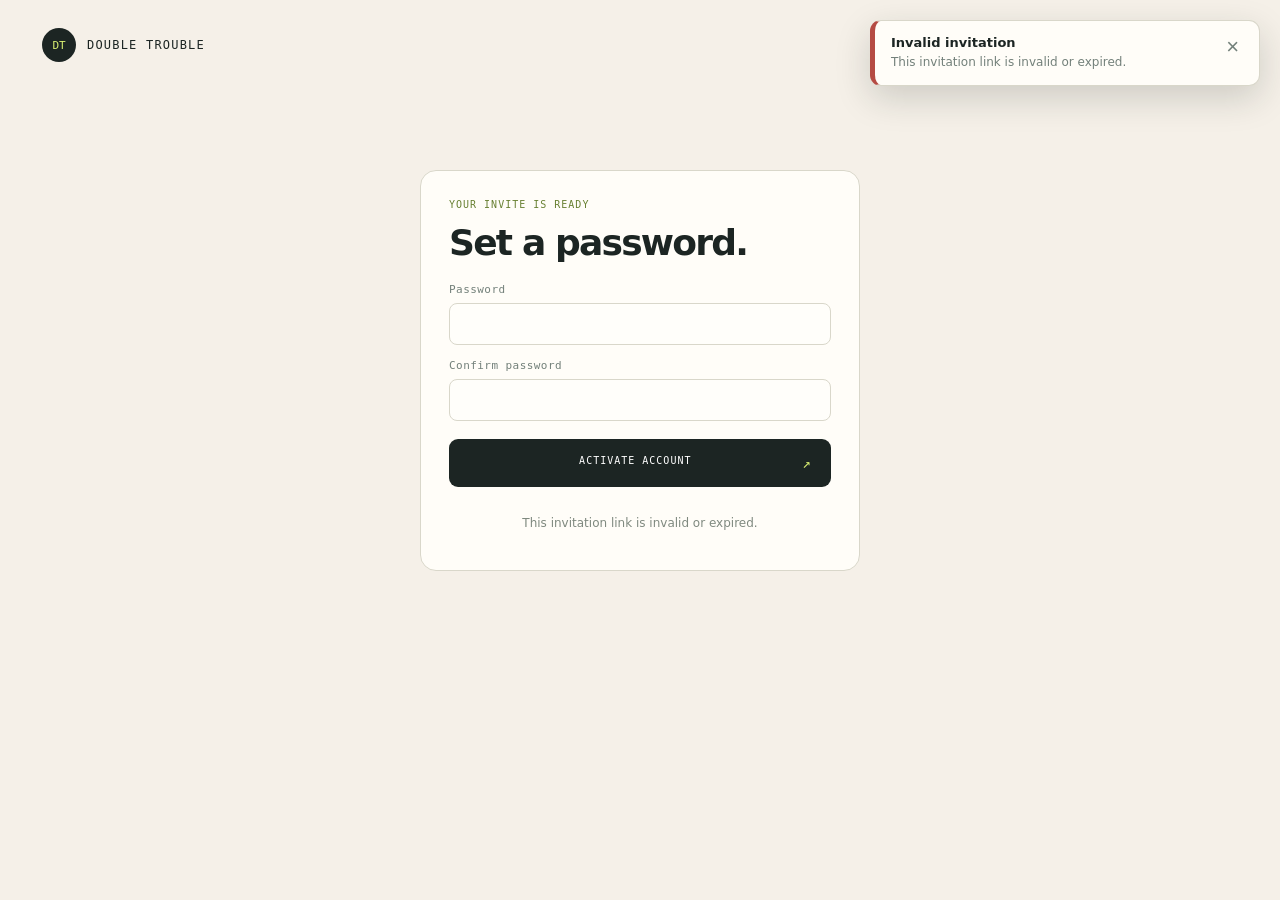
<file: static/accept.html>
<!doctype html>
<html lang="en"><head><meta charset="utf-8"><meta name="viewport" content="width=device-width, initial-scale=1"><meta name="referrer" content="no-referrer"><title>Accept invitation - Double Trouble</title><link rel="stylesheet" href="/static/style.css"><script defer src="/static/notifications.js"></script><script defer src="/static/accept.js"></script></head>
<body><main class="shell"><header class="topbar"><a class="brand" href="/"><span class="brand-mark">DT</span> DOUBLE TROUBLE</a></header><section class="auth-card"><p class="eyebrow">YOUR INVITE IS READY</p><h2>Set a password.</h2><form id="accept-form" class="auth-form"><label>Password<input name="password" type="password" minlength="12" autocomplete="new-password" required></label><label>Confirm password<input name="confirm" type="password" minlength="12" autocomplete="new-password" required></label><button class="primary">ACTIVATE ACCOUNT <span>↗</span></button></form><p id="accept-status" class="status" aria-live="polite">Use at least 12 characters.</p></section></main></body></html>
</file>
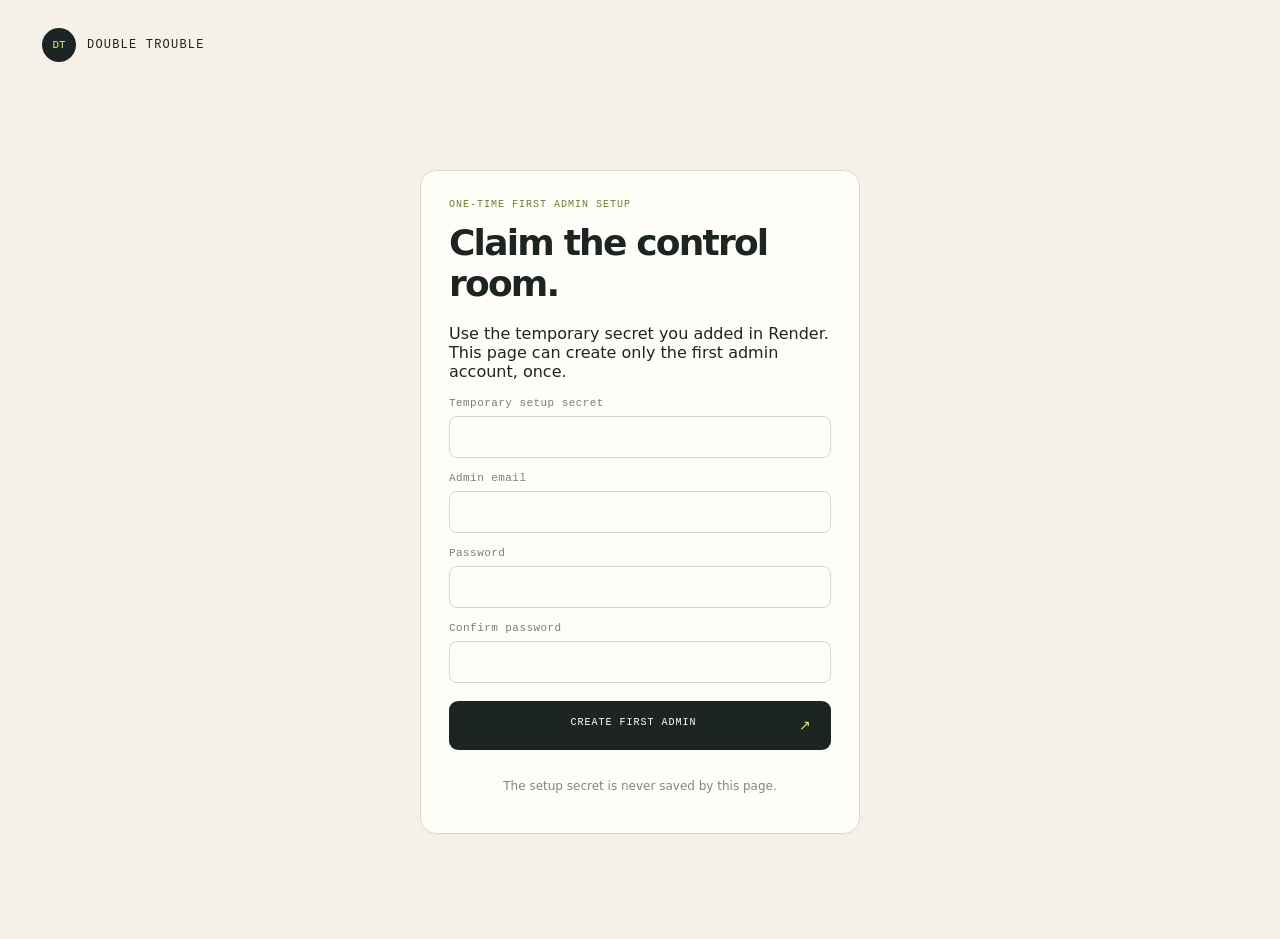
<file: static/setup-admin.html>
<!doctype html>
<html lang="en"><head><meta charset="utf-8"><meta name="viewport" content="width=device-width, initial-scale=1"><meta name="referrer" content="no-referrer"><title>Initial setup - Double Trouble</title><link rel="stylesheet" href="/static/style.css"><script defer src="/static/notifications.js"></script><script defer src="/static/setup-admin.js"></script></head>
<body><main class="shell"><header class="topbar"><a class="brand" href="/"><span class="brand-mark">DT</span> DOUBLE TROUBLE</a></header><section class="auth-card"><p class="eyebrow">ONE-TIME FIRST ADMIN SETUP</p><h2>Claim the control room.</h2><p class="setup-copy">Use the temporary secret you added in Render. This page can create only the first admin account, once.</p><form id="setup-form" class="auth-form"><label>Temporary setup secret<input name="secret" type="password" autocomplete="off" minlength="32" required></label><label>Admin email<input name="email" type="email" autocomplete="username" required></label><label>Password<input name="password" type="password" autocomplete="new-password" minlength="12" required></label><label>Confirm password<input name="confirm" type="password" autocomplete="new-password" minlength="12" required></label><button class="primary">CREATE FIRST ADMIN <span>↗</span></button></form><p id="setup-status" class="status" aria-live="polite">The setup secret is never saved by this page.</p><a id="continue-link" class="wiki-link hidden" href="/">Continue to Double Trouble ↗</a></section></main></body></html>
</file>
<file: static/style.css>
:root{--ink:#1c2523;--muted:#73807a;--paper:#f5f0e8;--card:#fffdf8;--lime:#d9ef72;--line:#d9d7ca;--pink:#ff8f80;--mono:'SFMono-Regular',Consolas,monospace;--sans:Inter,ui-sans-serif,system-ui,sans-serif}*{box-sizing:border-box}body{margin:0;background:var(--paper);color:var(--ink);font-family:var(--sans)}.shell{max-width:1450px;margin:auto;padding:28px 42px 22px}.topbar,footer{display:flex;align-items:center;justify-content:space-between}.brand{display:flex;align-items:center;gap:11px;color:var(--ink);font:500 12px var(--mono);letter-spacing:.1em;text-decoration:none}.brand-mark{display:grid;place-items:center;width:34px;height:34px;background:var(--ink);color:var(--lime);border-radius:50%;font-size:11px;letter-spacing:0}.tiny-pill,.eyebrow,.tabs,.duel-heading,.round-label,footer{font:10px var(--mono);letter-spacing:.1em}.tiny-pill{border:1px solid var(--line);border-radius:100px;padding:9px 13px;color:var(--muted)}.hero{width:min(720px,100%);margin:52px auto 35px}.eyebrow{color:#688032;margin:0 0 12px}.hero h1{font-size:clamp(54px,8vw,88px);line-height:.91;letter-spacing:-.075em;margin:0;font-weight:600}.hero h1 em{font-family:'Playfair Display',serif;font-weight:600;letter-spacing:-.055em;color:#708b3c}.intro{color:#67726d;font-size:16px;line-height:1.6;max-width:500px;margin:24px 0 28px}.tabs{display:flex;gap:6px;border-bottom:1px solid var(--line)}.tab{border:0;background:none;padding:13px 16px;color:#8a9188;font:10px var(--mono);letter-spacing:.08em;cursor:pointer;border-bottom:2px solid transparent}.tab.active{color:var(--ink);border-color:var(--ink)}.panel{background:var(--card);border:1px solid var(--line);border-top:0;border-radius:0 0 16px 16px;padding:26px}.hidden{display:none}.drop-zone{min-height:190px;border:1.5px dashed #bfc5b2;border-radius:12px;display:flex;flex-direction:column;align-items:center;justify-content:center;gap:8px;cursor:pointer;color:var(--muted);text-align:center}.drop-zone.dragging{border-color:#708b3c;background:#f5f8e9}.drop-zone strong{color:var(--ink);font-size:15px}.drop-zone span:last-of-type{font-size:12px}.upload-icon{display:grid;place-items:center;width:38px;height:38px;background:#eff3de;border-radius:50%;color:#667b32;font-size:22px}input[type=file]{position:absolute;width:1px;height:1px;opacity:0}.primary{width:100%;margin-top:13px;padding:16px 19px;background:var(--ink);border:0;border-radius:9px;color:white;font:10px var(--mono);letter-spacing:.1em;cursor:pointer}.primary:disabled{opacity:.45;cursor:not-allowed}.primary span{float:right;color:var(--lime);font-size:14px}.privacy-note{font-size:11px;line-height:1.5;color:#8b9188;text-align:center;margin:12px auto 0;max-width:490px}.status{text-align:center;color:#7f897f;font-size:12px;padding:17px 0 0}.results{display:grid;grid-template-columns:repeat(3,1fr);gap:12px;margin-top:16px}.result-card{border:1px solid var(--line);border-radius:10px;padding:13px}.result-card img{width:100%;aspect-ratio:1;object-fit:cover;border-radius:6px;background:#ece9df}.result-card b{display:block;margin-top:10px}.result-card small{color:var(--muted)}.duel-heading{display:flex;align-items:center;gap:8px;color:#68736c}.live-dot{width:7px;height:7px;border-radius:50%;background:#a8ca38}.round-label{margin-left:auto;color:#9b9d94;font-size:9px}.duel-card{display:grid;grid-template-columns:1fr 50px 1fr;align-items:center;gap:12px;margin:18px 0}.duel-choice{border:0;padding:0;background:transparent;cursor:pointer;color:inherit;text-align:left;width:100%}.duel-choice:hover .duel-placeholder{border-color:#8da64b}.duel-placeholder img{width:100%;height:145px;object-fit:cover;border-radius:10px 10px 0 0}.duel-placeholder{height:220px;border:1px solid var(--line);border-radius:12px;background:#faf8f1;display:flex;flex-direction:column;justify-content:center;align-items:center;gap:8px}.duel-placeholder span{font-size:30px}.duel-placeholder small{color:var(--muted)}.vs{text-align:center;font:italic 16px 'Playfair Display',serif;color:#a2a398}.rankings{list-style:none;padding:0;margin:10px 0}.rankings li{display:grid;grid-template-columns:105px minmax(0,1fr) auto;align-items:center;border-top:1px solid var(--line);padding:12px 4px;font-size:13px}.rankings .rank-number{font:9px var(--mono);letter-spacing:.06em;color:var(--muted)}.rankings .score{font:11px var(--mono);color:#75863c}footer{font-size:9px;color:#91968d;padding-top:22px;border-top:1px solid var(--line)}@media(max-width:640px){.shell{padding:18px}.hero{margin-top:48px}.hero h1{font-size:58px}.panel{padding:16px}.tiny-pill{font-size:8px;padding:8px}.results{grid-template-columns:repeat(2,1fr)}.duel-card{grid-template-columns:1fr 30px 1fr;gap:5px}.duel-placeholder{height:150px}.duel-placeholder img{height:85px}.duel-placeholder small{font-size:10px}.round-label{display:none}footer{font-size:8px}}
.account-bar{display:flex;align-items:center;gap:8px}.account-bar a{text-decoration:none}.account-bar button{background:transparent;cursor:pointer}.auth-card{width:min(440px,calc(100% - 36px));margin:12vh auto 80px;padding:28px;background:var(--card);border:1px solid var(--line);border-radius:16px}.auth-card h2{font-size:36px;letter-spacing:-.05em;margin:0 0 20px}.auth-form{display:grid;gap:14px}.auth-form label,.invite-form label{display:grid;gap:7px;color:var(--muted);font:11px var(--mono);letter-spacing:.04em}.auth-form input,.invite-form input,.invite-form select,.invite-result input{width:100%;padding:12px;border:1px solid var(--line);border-radius:8px;background:#fffefa;color:var(--ink);font:14px var(--sans)}.auth-form .primary{margin-top:4px}.admin-main{max-width:1100px;margin:50px auto}.admin-main>h1{font-size:clamp(50px,7vw,76px);letter-spacing:-.07em;margin:0 0 20px}.admin-section{margin:22px 0;padding:22px;background:var(--card);border:1px solid var(--line);border-radius:14px}.admin-section h2{font-size:19px;margin:0 0 16px}.admin-stats{display:grid;grid-template-columns:repeat(5,1fr);gap:10px}.admin-stats article{padding:18px;background:#e9eddc;border-radius:12px;display:grid;gap:8px}.admin-stats small,.section-title span{font:10px var(--mono);color:var(--muted)}.admin-stats b{font-size:28px}.invite-form{display:grid;grid-template-columns:2fr 1fr 1fr;align-items:end;gap:12px}.invite-form .primary{margin:0}.invite-result{margin-top:14px;padding:14px;background:#f0f3e4;border-radius:9px;font-size:13px}.invite-result input{margin:8px 0;font-family:var(--mono);font-size:11px}.invite-result small{display:block;color:var(--muted)}.table-wrap{overflow:auto}table{width:100%;border-collapse:collapse;font-size:12px}th,td{text-align:left;vertical-align:top;padding:11px 9px;border-top:1px solid var(--line);min-width:92px}th{font:9px var(--mono);color:var(--muted);letter-spacing:.08em}td select{border:1px solid var(--line);border-radius:5px;padding:5px;background:white}.state{font:10px var(--mono);color:#667b32}.state.error,.state.rejected,.state.blocked,.state.disabled{color:#b14e43}.small-action{border:1px solid var(--line);border-radius:6px;background:transparent;padding:6px 8px;cursor:pointer;color:var(--ink)}.section-title{display:flex;align-items:baseline;justify-content:space-between;gap:10px}.section-title h2{margin-bottom:14px}@media(max-width:720px){.admin-stats{grid-template-columns:repeat(2,1fr)}.invite-form{grid-template-columns:1fr}.invite-form .primary{margin-top:4px}.admin-main{margin:36px auto}.account-bar{gap:4px}.account-bar .tiny-pill{max-width:120px;overflow:hidden;text-overflow:ellipsis}}
.volume-list{margin:0;padding-left:20px}.volume-list li{padding:8px;border-top:1px solid var(--line);font-size:12px}.volume-list span{float:right;color:var(--muted);font:10px var(--mono)}
.result-message{grid-column:1/-1;margin:2px 0 0;text-align:center;color:var(--muted);font:11px var(--mono);letter-spacing:.04em}.easter-egg{color:#708b3c}
.hot-or-not-cta{grid-column:1/-1;justify-self:center;margin-top:4px;padding:10px 14px}
.verification-zone{min-height:145px;margin-top:13px}
.consent-panel{margin:14px 0 0;padding:16px;border:1px solid var(--line);border-radius:12px;display:grid;gap:12px}.consent-panel legend{padding:0 8px;font:10px var(--mono);letter-spacing:.1em;color:#68736c}.consent-panel label{display:flex;align-items:flex-start;gap:10px;color:var(--muted);font-size:12px;line-height:1.45}.consent-panel input{margin-top:3px;accent-color:#708b3c}.consent-panel input:disabled+span{opacity:.5}.consent-note{margin:0;color:#7d857e;font:10px var(--mono)}.consent-panel .small-action{justify-self:start}.narration{padding:12px;border-radius:9px;background:#eff3de;color:var(--ink);font-family:var(--sans);font-size:13px;letter-spacing:0}.luck-spiral{position:fixed;z-index:50;inset:0;display:grid;place-items:center;background:rgba(28,37,35,.72);backdrop-filter:blur(4px)}.luck-spiral.hidden{display:none}.spiral-orbit{position:absolute;width:190px;height:190px;border-radius:50%;border:8px dotted var(--lime);animation:spiral-spin 1.5s linear infinite}.orbit-two{width:125px;height:125px;border-style:dashed;border-color:var(--pink);animation-direction:reverse;animation-duration:1s}.spiral-core{z-index:1;color:white;text-align:center;font:11px/1.6 var(--mono);letter-spacing:.14em}.confetti-layer{position:fixed;z-index:60;inset:0;pointer-events:none;overflow:hidden}.confetti-layer i{position:absolute;top:-20px;width:9px;height:18px;border-radius:2px;animation:confetti-fall 2.5s ease-in forwards}@keyframes spiral-spin{to{transform:rotate(360deg)}}@keyframes confetti-fall{0%{translate:0 -5vh;rotate:0deg}100%{translate:var(--drift,30px) 110vh;rotate:720deg}}@media(prefers-reduced-motion:reduce){.spiral-orbit{animation:none}.confetti-layer i{animation-duration:.01ms}}

.workspace{margin:0 auto 35px}.hero-header{margin-bottom:34px}.app-layout{display:grid;grid-template-columns:190px minmax(0,1fr);gap:18px;align-items:start}.side-nav{position:sticky;top:18px;display:grid;gap:8px}.nav-item{border:1px solid var(--line);border-radius:10px;background:var(--card);padding:14px;text-align:left;color:var(--muted);font:10px/1.35 var(--mono);letter-spacing:.08em;cursor:pointer}.nav-item:hover,.nav-item.active{border-color:var(--ink);color:var(--ink);background:#eff3de}.view-stack{min-width:0}.view-stack .panel{border-top:1px solid var(--line);border-radius:16px}.compact{margin:12px 0 18px;max-width:none}.verification-zone{margin-top:12px}.standalone-consent{display:flex;gap:9px;align-items:flex-start;margin:14px 2px;color:var(--muted);font-size:12px;line-height:1.5}.standalone-consent input{accent-color:#708b3c}.nickname-row span{width:100%;font-weight:600;color:var(--ink)}.nickname-row input{display:block;width:100%;margin-top:7px;padding:10px 12px;border:1px solid var(--line);border-radius:8px;background:white;color:var(--ink)}.result-card{overflow:hidden}.result-card img,.portrait-missing{width:100%;aspect-ratio:1;object-fit:cover;border-radius:6px;background:#ece9df}.portrait-missing{display:grid;place-items:center;padding:12px;text-align:center;color:var(--muted);font:9px/1.4 var(--mono);letter-spacing:.08em}.query-card{border-color:#8da64b;background:#f7fae9}.result-message,.hot-or-not-cta{grid-column:1/-1}.self-result{display:flex;justify-content:center;gap:12px;align-items:center;padding:14px;border-radius:10px;background:#eff3de;font:12px var(--mono)}.self-result b{color:#667b32}.notification-stack{position:fixed;z-index:100;right:20px;top:20px;width:min(390px,calc(100vw - 40px));display:grid;gap:10px}.notification{display:flex;justify-content:space-between;gap:16px;padding:14px 14px 14px 16px;border:1px solid var(--line);border-left:5px solid #708b3c;border-radius:11px;background:var(--card);box-shadow:0 12px 35px rgba(28,37,35,.18);animation:notification-in .2s ease-out}.notification-error{border-left-color:#b54b43}.notification-warning{border-left-color:#d49a28}.notification strong{display:block;font-size:13px}.notification p{margin:4px 0 0;color:var(--muted);font-size:12px;line-height:1.4}.notification button{align-self:start;border:0;background:transparent;color:var(--muted);font-size:22px;line-height:1;cursor:pointer}@keyframes notification-in{from{opacity:0;transform:translateY(-8px)}to{opacity:1;transform:translateY(0)}}

.my-rank{display:grid;grid-template-columns:auto 1fr auto;grid-template-rows:auto auto;align-items:center;gap:2px 14px;margin-top:18px;padding:13px 16px;border:1px solid #8da64b;border-radius:10px;background:#f4f8df}.my-rank.hidden{display:none}.my-rank span{grid-row:1/-1;font:9px var(--mono);letter-spacing:.1em;color:#687b35}.my-rank strong{grid-row:1/-1;font:600 30px 'Playfair Display',serif;color:#62772f}.my-rank b{font-size:13px}.my-rank small{color:var(--muted)}.rankings .own-ranking{background:#f4f8df;font-weight:600}.duel-choice:disabled{cursor:default}.duel-choice.vote-winner{animation:vote-winner 1.15s ease both}.duel-choice.vote-loser{animation:vote-loser 1.15s ease both}@keyframes vote-winner{35%{transform:translateY(-8px) scale(1.025)}100%{transform:scale(1.015);filter:drop-shadow(0 8px 12px rgba(112,139,60,.28))}}@keyframes vote-loser{100%{transform:scale(.96);opacity:.38;filter:grayscale(.75)}}
.hot-or-not-grid{display:grid;grid-template-columns:minmax(0,1fr) 285px;gap:24px;align-items:start}.hot-or-not-main{min-width:0}.ranking-heading{display:flex;justify-content:space-between;align-items:center;margin-top:22px;padding:0 4px 9px;font:9px var(--mono);letter-spacing:.1em;color:var(--muted)}.ranking-heading small{font:inherit}.human-player-rail{position:sticky;top:18px;max-height:calc(100vh - 36px);overflow:hidden;padding:17px;border:1px solid var(--line);border-radius:12px;background:#f8f5ed}.player-rail-heading{display:flex;justify-content:space-between;align-items:start;gap:10px}.player-rail-heading span{font:8px var(--mono);letter-spacing:.1em;color:#708b3c}.player-rail-heading h2{margin:4px 0 0;font-size:22px;letter-spacing:-.04em}.player-rail-heading>b{display:grid;place-items:center;min-width:30px;height:30px;border-radius:50%;background:var(--ink);color:var(--lime);font:11px var(--mono)}.human-player-rail>p{margin:10px 0 14px;color:var(--muted);font-size:11px;line-height:1.45}.human-players{display:grid;gap:9px;max-height:calc(100vh - 180px);overflow:auto;padding-right:3px}.human-player-card{display:grid;grid-template-columns:72px minmax(0,1fr);gap:11px;align-items:center;padding:8px;border:1px solid var(--line);border-radius:10px;background:var(--card)}.human-player-card.is-you{border-color:#8da64b;background:#f4f8df}.human-player-card img,.human-player-card>.portrait-missing{width:72px;height:78px;aspect-ratio:auto;object-fit:cover;border-radius:7px}.human-player-card>div:not(.portrait-missing){min-width:0;display:grid;gap:3px}.human-player-card span{font:8px var(--mono);letter-spacing:.08em;color:#708b3c}.human-player-card b{overflow:hidden;text-overflow:ellipsis;white-space:nowrap;font-size:12px}.human-player-card small{color:var(--muted);font:9px var(--mono)}.human-player-empty{padding:22px 10px;border:1px dashed var(--line);border-radius:9px;text-align:center;color:var(--muted);font-size:11px;line-height:1.5}

@media(prefers-reduced-motion:reduce){.duel-choice.vote-winner,.duel-choice.vote-loser{animation:none}}
@media(max-width:1050px){.hot-or-not-grid{grid-template-columns:1fr}.human-player-rail{position:static;max-height:none}.human-players{grid-template-columns:repeat(2,minmax(0,1fr));max-height:none}}
@media(max-width:760px){.app-layout{grid-template-columns:1fr}.side-nav{position:static;grid-template-columns:repeat(3,1fr)}.nav-item{text-align:center;padding:11px 7px;font-size:8px}.hero-header{margin-top:42px}.notification-stack{right:12px;top:12px;width:calc(100vw - 24px)}.my-rank{grid-template-columns:auto 1fr}.my-rank span{grid-row:auto;grid-column:1/-1}.my-rank strong{grid-row:2/4}.my-rank b,.my-rank small{grid-column:2}.human-players{grid-template-columns:1fr}.rankings li{grid-template-columns:82px minmax(0,1fr) auto}}
</file>
